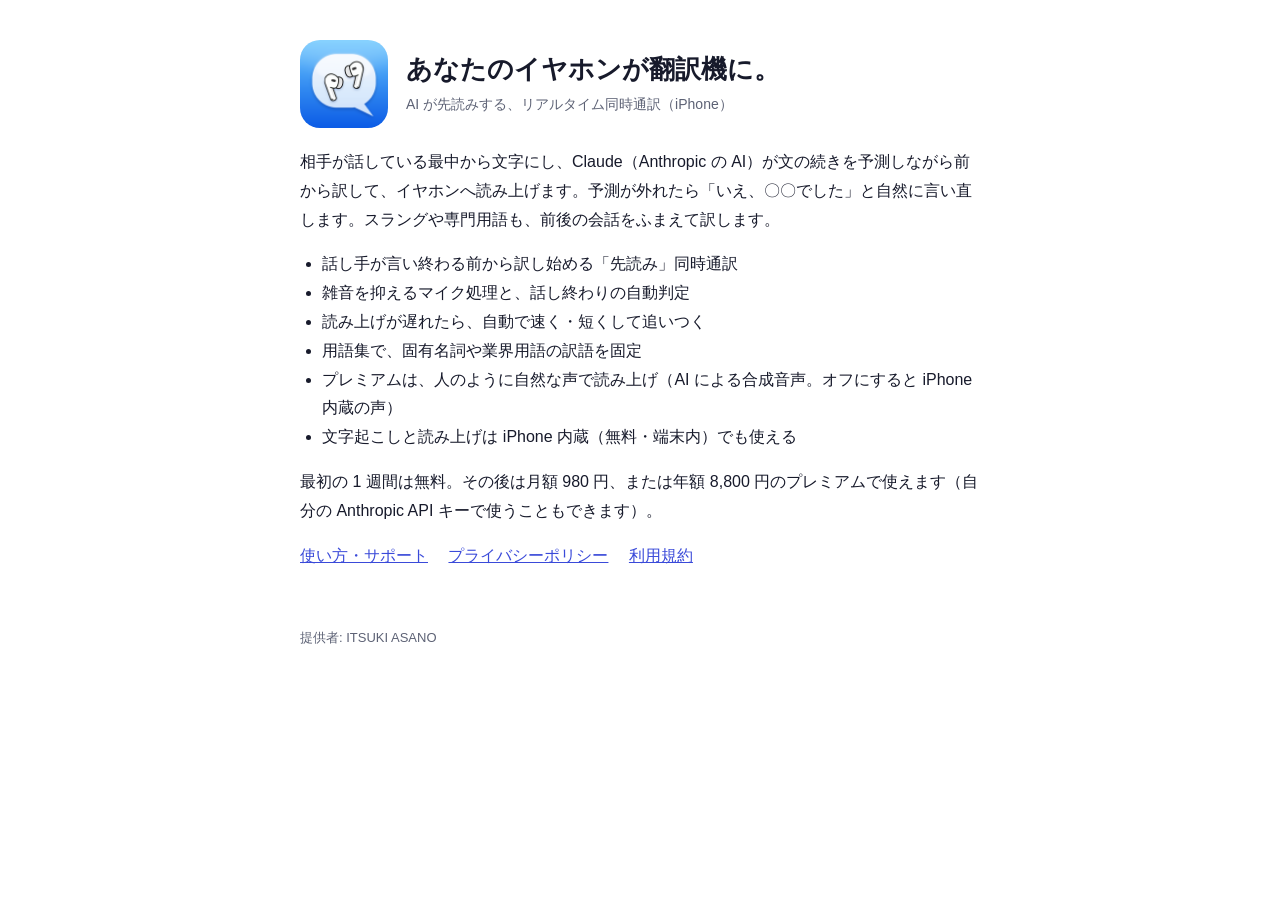
<file: index.html>
<!doctype html>
<html lang="ja">
<head>
  <meta charset="utf-8">
  <meta name="viewport" content="width=device-width, initial-scale=1">
  <link rel="icon" type="image/png" href="favicon.png">
  <link rel="apple-touch-icon" href="apple-touch-icon.png">
  <link rel="stylesheet" href="style.css">
  <title>あなたのイヤホンが翻訳機に。</title>
  <meta name="description" content="イヤホンで聞く、リアルタイムの AI 同時通訳アプリ。">
</head>
<body>
  <div class="hero">
    <img src="apple-touch-icon.png" alt="">
    <div>
      <h1>あなたのイヤホンが翻訳機に。</h1>
      <div class="meta">AI が先読みする、リアルタイム同時通訳（iPhone）</div>
    </div>
  </div>
  <p>相手が話している最中から文字にし、Claude（Anthropic の AI）が文の続きを予測しながら前から訳して、イヤホンへ読み上げます。予測が外れたら「いえ、〇〇でした」と自然に言い直します。スラングや専門用語も、前後の会話をふまえて訳します。</p>
  <ul>
    <li>話し手が言い終わる前から訳し始める「先読み」同時通訳</li>
    <li>雑音を抑えるマイク処理と、話し終わりの自動判定</li>
    <li>読み上げが遅れたら、自動で速く・短くして追いつく</li>
    <li>用語集で、固有名詞や業界用語の訳語を固定</li>
    <li>プレミアムは、人のように自然な声で読み上げ（AI による合成音声。オフにすると iPhone 内蔵の声）</li>
    <li>文字起こしと読み上げは iPhone 内蔵（無料・端末内）でも使える</li>
  </ul>
  <p>最初の 1 週間は無料。その後は月額 980 円、または年額 8,800 円のプレミアムで使えます（自分の Anthropic API キーで使うこともできます）。</p>
  <p class="links">
    <a href="support.html">使い方・サポート</a>
    <a href="privacy.html">プライバシーポリシー</a>
    <a href="terms.html">利用規約</a>
  </p>
  <footer>提供者: ITSUKI ASANO</footer>
</body>
</html>
</file>
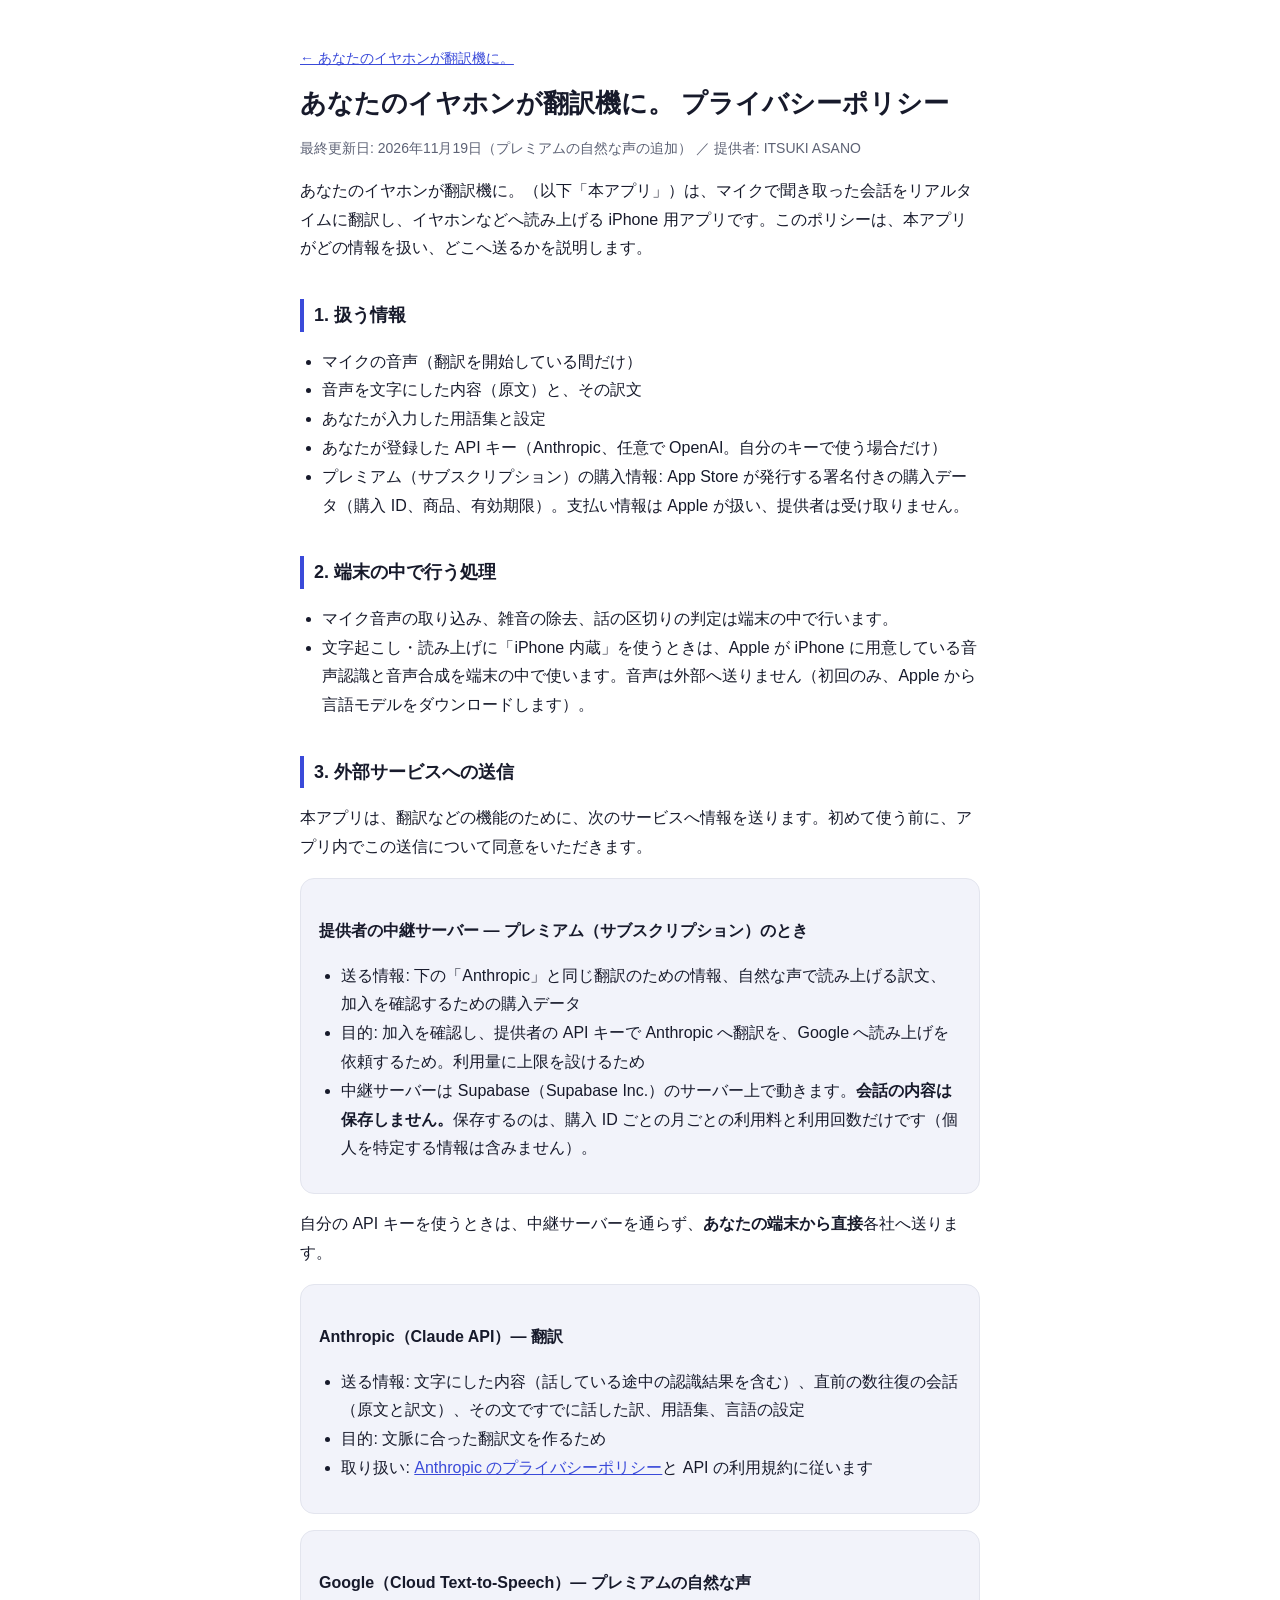
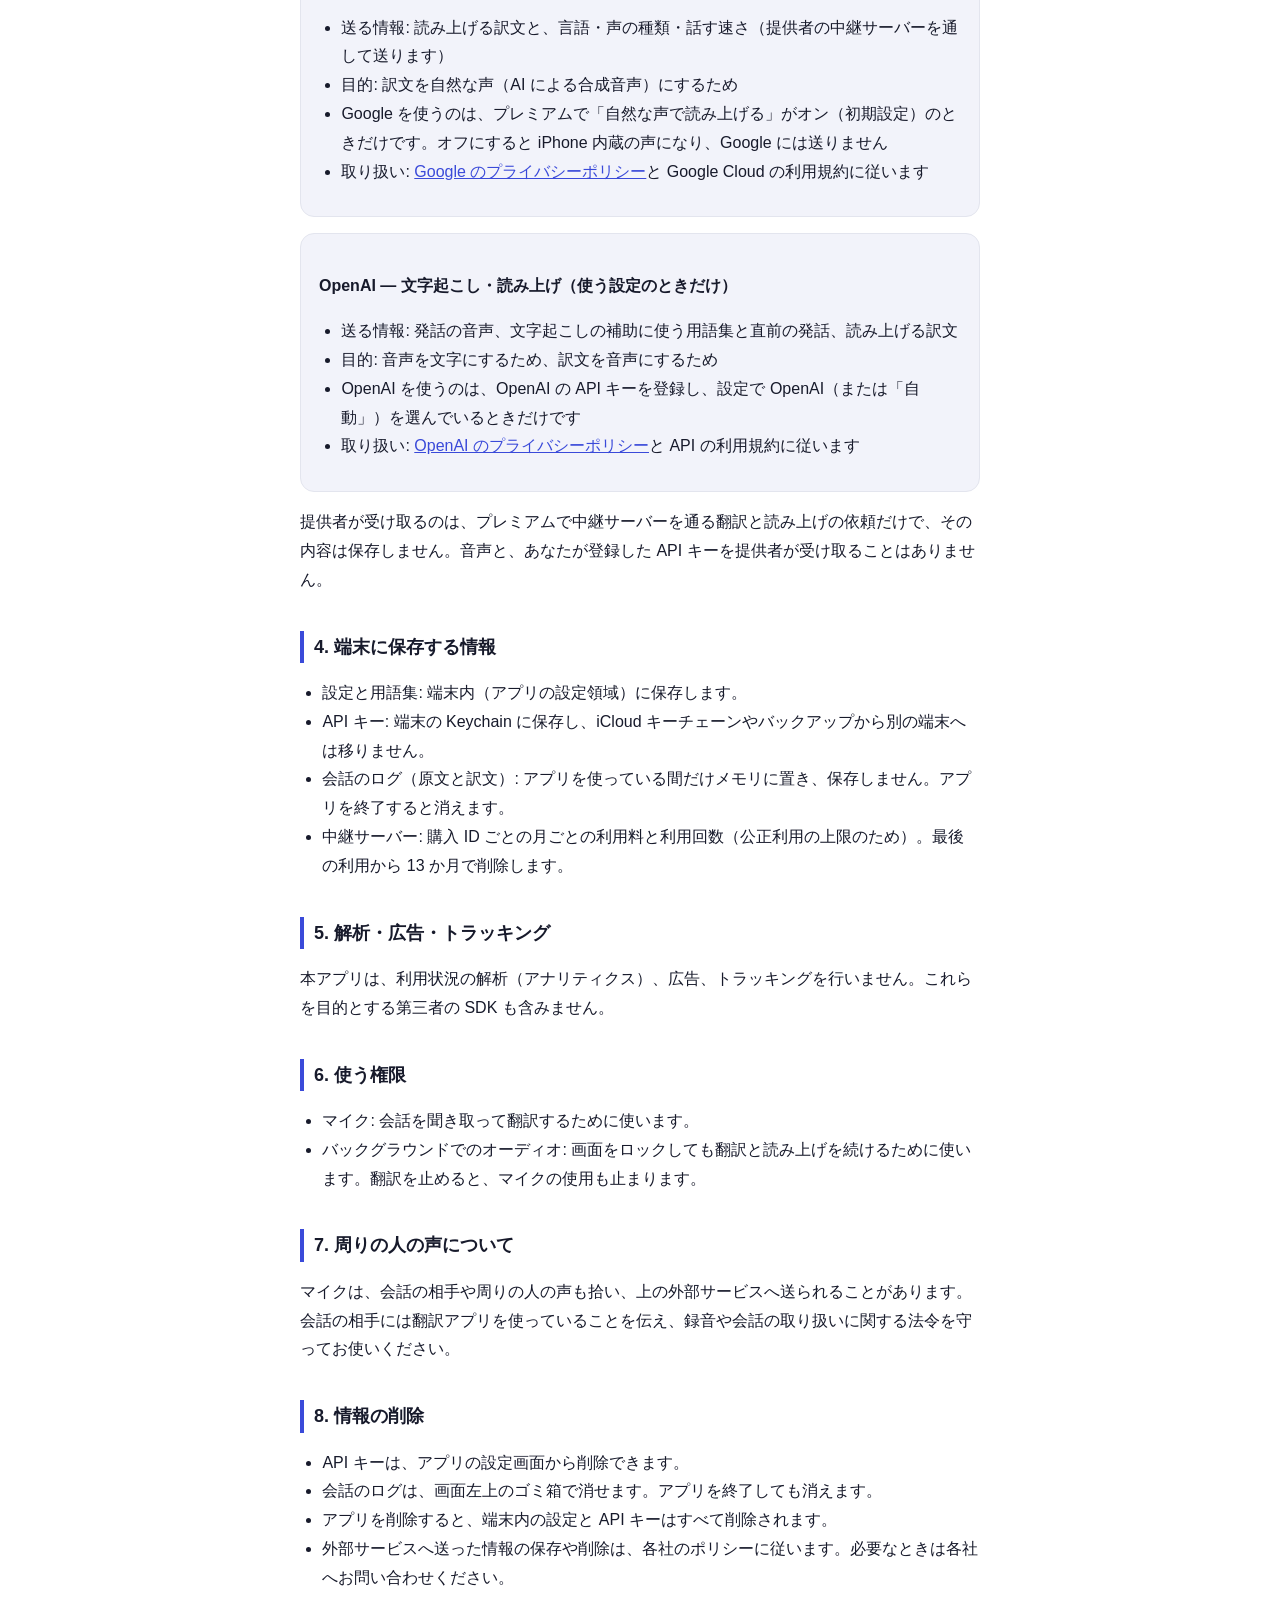
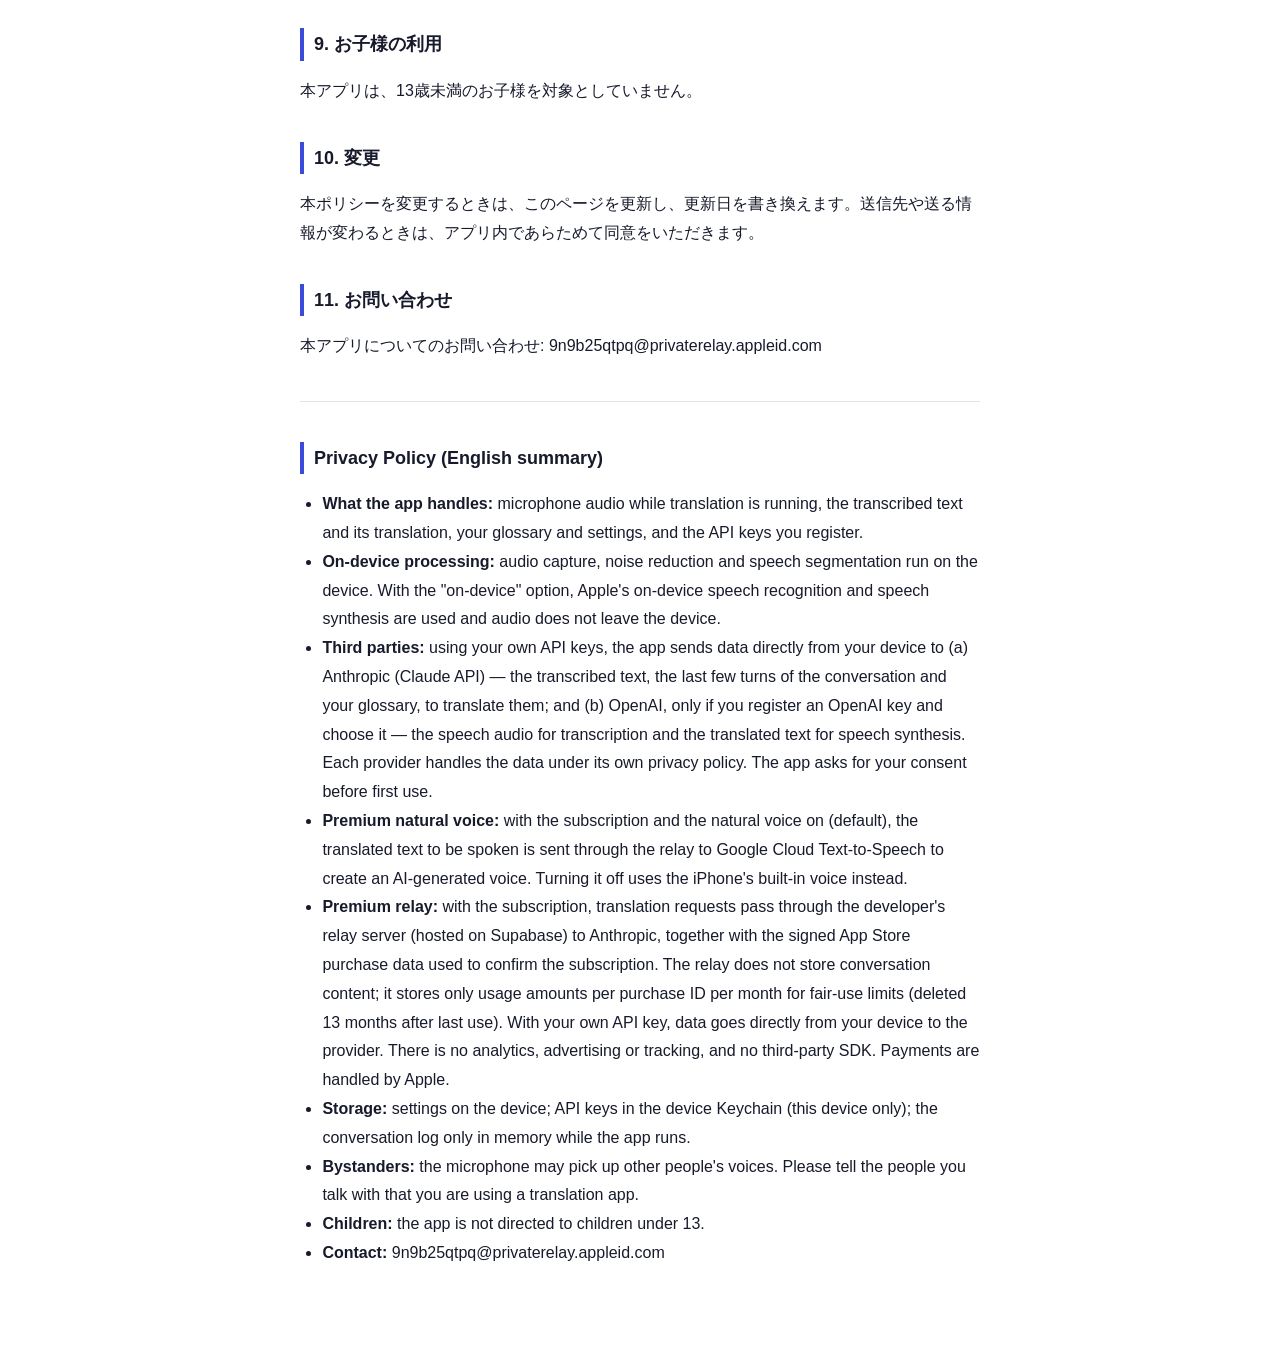
<file: privacy.html>
<!doctype html>
<html lang="ja">
<head>
  <meta charset="utf-8">
  <meta name="viewport" content="width=device-width, initial-scale=1">
  <link rel="icon" type="image/png" href="favicon.png">
  <link rel="apple-touch-icon" href="apple-touch-icon.png">
  <link rel="stylesheet" href="style.css">
  <title>あなたのイヤホンが翻訳機に。 プライバシーポリシー</title>
</head>
<body>
  <p class="back"><a href="./">← あなたのイヤホンが翻訳機に。</a></p>
  <h1>あなたのイヤホンが翻訳機に。 プライバシーポリシー</h1>
  <p class="meta">最終更新日: 2026年11月19日（プレミアムの自然な声の追加） ／ 提供者: ITSUKI ASANO</p>
  <p>あなたのイヤホンが翻訳機に。（以下「本アプリ」）は、マイクで聞き取った会話をリアルタイムに翻訳し、イヤホンなどへ読み上げる iPhone 用アプリです。このポリシーは、本アプリがどの情報を扱い、どこへ送るかを説明します。</p>

  <h2>1. 扱う情報</h2>
  <ul>
    <li>マイクの音声（翻訳を開始している間だけ）</li>
    <li>音声を文字にした内容（原文）と、その訳文</li>
    <li>あなたが入力した用語集と設定</li>
    <li>あなたが登録した API キー（Anthropic、任意で OpenAI。自分のキーで使う場合だけ）</li>
    <li>プレミアム（サブスクリプション）の購入情報: App Store が発行する署名付きの購入データ（購入 ID、商品、有効期限）。支払い情報は Apple が扱い、提供者は受け取りません。</li>
  </ul>

  <h2>2. 端末の中で行う処理</h2>
  <ul>
    <li>マイク音声の取り込み、雑音の除去、話の区切りの判定は端末の中で行います。</li>
    <li>文字起こし・読み上げに「iPhone 内蔵」を使うときは、Apple が iPhone に用意している音声認識と音声合成を端末の中で使います。音声は外部へ送りません（初回のみ、Apple から言語モデルをダウンロードします）。</li>
  </ul>

  <h2>3. 外部サービスへの送信</h2>
  <p>本アプリは、翻訳などの機能のために、次のサービスへ情報を送ります。初めて使う前に、アプリ内でこの送信について同意をいただきます。</p>
  <div class="card">
    <h3>提供者の中継サーバー — プレミアム（サブスクリプション）のとき</h3>
    <ul>
      <li>送る情報: 下の「Anthropic」と同じ翻訳のための情報、自然な声で読み上げる訳文、加入を確認するための購入データ</li>
      <li>目的: 加入を確認し、提供者の API キーで Anthropic へ翻訳を、Google へ読み上げを依頼するため。利用量に上限を設けるため</li>
      <li>中継サーバーは Supabase（Supabase Inc.）のサーバー上で動きます。<strong>会話の内容は保存しません。</strong>保存するのは、購入 ID ごとの月ごとの利用料と利用回数だけです（個人を特定する情報は含みません）。</li>
    </ul>
  </div>
  <p>自分の API キーを使うときは、中継サーバーを通らず、<strong>あなたの端末から直接</strong>各社へ送ります。</p>
  <div class="card">
    <h3>Anthropic（Claude API）— 翻訳</h3>
    <ul>
      <li>送る情報: 文字にした内容（話している途中の認識結果を含む）、直前の数往復の会話（原文と訳文）、その文ですでに話した訳、用語集、言語の設定</li>
      <li>目的: 文脈に合った翻訳文を作るため</li>
      <li>取り扱い: <a href="https://www.anthropic.com/legal/privacy">Anthropic のプライバシーポリシー</a>と API の利用規約に従います</li>
    </ul>
  </div>
  <div class="card">
    <h3>Google（Cloud Text-to-Speech）— プレミアムの自然な声</h3>
    <ul>
      <li>送る情報: 読み上げる訳文と、言語・声の種類・話す速さ（提供者の中継サーバーを通して送ります）</li>
      <li>目的: 訳文を自然な声（AI による合成音声）にするため</li>
      <li>Google を使うのは、プレミアムで「自然な声で読み上げる」がオン（初期設定）のときだけです。オフにすると iPhone 内蔵の声になり、Google には送りません</li>
      <li>取り扱い: <a href="https://policies.google.com/privacy">Google のプライバシーポリシー</a>と Google Cloud の利用規約に従います</li>
    </ul>
  </div>
  <div class="card">
    <h3>OpenAI — 文字起こし・読み上げ（使う設定のときだけ）</h3>
    <ul>
      <li>送る情報: 発話の音声、文字起こしの補助に使う用語集と直前の発話、読み上げる訳文</li>
      <li>目的: 音声を文字にするため、訳文を音声にするため</li>
      <li>OpenAI を使うのは、OpenAI の API キーを登録し、設定で OpenAI（または「自動」）を選んでいるときだけです</li>
      <li>取り扱い: <a href="https://openai.com/policies/privacy-policy/">OpenAI のプライバシーポリシー</a>と API の利用規約に従います</li>
    </ul>
  </div>
  <p>提供者が受け取るのは、プレミアムで中継サーバーを通る翻訳と読み上げの依頼だけで、その内容は保存しません。音声と、あなたが登録した API キーを提供者が受け取ることはありません。</p>

  <h2>4. 端末に保存する情報</h2>
  <ul>
    <li>設定と用語集: 端末内（アプリの設定領域）に保存します。</li>
    <li>API キー: 端末の Keychain に保存し、iCloud キーチェーンやバックアップから別の端末へは移りません。</li>
    <li>会話のログ（原文と訳文）: アプリを使っている間だけメモリに置き、保存しません。アプリを終了すると消えます。</li>
    <li>中継サーバー: 購入 ID ごとの月ごとの利用料と利用回数（公正利用の上限のため）。最後の利用から 13 か月で削除します。</li>
  </ul>

  <h2>5. 解析・広告・トラッキング</h2>
  <p>本アプリは、利用状況の解析（アナリティクス）、広告、トラッキングを行いません。これらを目的とする第三者の SDK も含みません。</p>

  <h2>6. 使う権限</h2>
  <ul>
    <li>マイク: 会話を聞き取って翻訳するために使います。</li>
    <li>バックグラウンドでのオーディオ: 画面をロックしても翻訳と読み上げを続けるために使います。翻訳を止めると、マイクの使用も止まります。</li>
  </ul>

  <h2>7. 周りの人の声について</h2>
  <p>マイクは、会話の相手や周りの人の声も拾い、上の外部サービスへ送られることがあります。会話の相手には翻訳アプリを使っていることを伝え、録音や会話の取り扱いに関する法令を守ってお使いください。</p>

  <h2>8. 情報の削除</h2>
  <ul>
    <li>API キーは、アプリの設定画面から削除できます。</li>
    <li>会話のログは、画面左上のゴミ箱で消せます。アプリを終了しても消えます。</li>
    <li>アプリを削除すると、端末内の設定と API キーはすべて削除されます。</li>
    <li>外部サービスへ送った情報の保存や削除は、各社のポリシーに従います。必要なときは各社へお問い合わせください。</li>
  </ul>

  <h2>9. お子様の利用</h2>
  <p>本アプリは、13歳未満のお子様を対象としていません。</p>

  <h2>10. 変更</h2>
  <p>本ポリシーを変更するときは、このページを更新し、更新日を書き換えます。送信先や送る情報が変わるときは、アプリ内であらためて同意をいただきます。</p>

  <h2>11. お問い合わせ</h2>
  <p>本アプリについてのお問い合わせ: 9n9b25qtpq@privaterelay.appleid.com</p>

  <hr>
  <h2 lang="en">Privacy Policy (English summary)</h2>
  <div lang="en">
    <ul>
      <li><strong>What the app handles:</strong> microphone audio while translation is running, the transcribed text and its translation, your glossary and settings, and the API keys you register.</li>
      <li><strong>On-device processing:</strong> audio capture, noise reduction and speech segmentation run on the device. With the "on-device" option, Apple's on-device speech recognition and speech synthesis are used and audio does not leave the device.</li>
      <li><strong>Third parties:</strong> using your own API keys, the app sends data directly from your device to (a) Anthropic (Claude API) — the transcribed text, the last few turns of the conversation and your glossary, to translate them; and (b) OpenAI, only if you register an OpenAI key and choose it — the speech audio for transcription and the translated text for speech synthesis. Each provider handles the data under its own privacy policy. The app asks for your consent before first use.</li>
      <li><strong>Premium natural voice:</strong> with the subscription and the natural voice on (default), the translated text to be spoken is sent through the relay to Google Cloud Text-to-Speech to create an AI-generated voice. Turning it off uses the iPhone's built-in voice instead.</li>
      <li><strong>Premium relay:</strong> with the subscription, translation requests pass through the developer's relay server (hosted on Supabase) to Anthropic, together with the signed App Store purchase data used to confirm the subscription. The relay does not store conversation content; it stores only usage amounts per purchase ID per month for fair-use limits (deleted 13 months after last use). With your own API key, data goes directly from your device to the provider. There is no analytics, advertising or tracking, and no third-party SDK. Payments are handled by Apple.</li>
      <li><strong>Storage:</strong> settings on the device; API keys in the device Keychain (this device only); the conversation log only in memory while the app runs.</li>
      <li><strong>Bystanders:</strong> the microphone may pick up other people's voices. Please tell the people you talk with that you are using a translation app.</li>
      <li><strong>Children:</strong> the app is not directed to children under 13.</li>
      <li><strong>Contact:</strong> 9n9b25qtpq@privaterelay.appleid.com</li>
    </ul>
  </div>
</body>
</html>
</file>
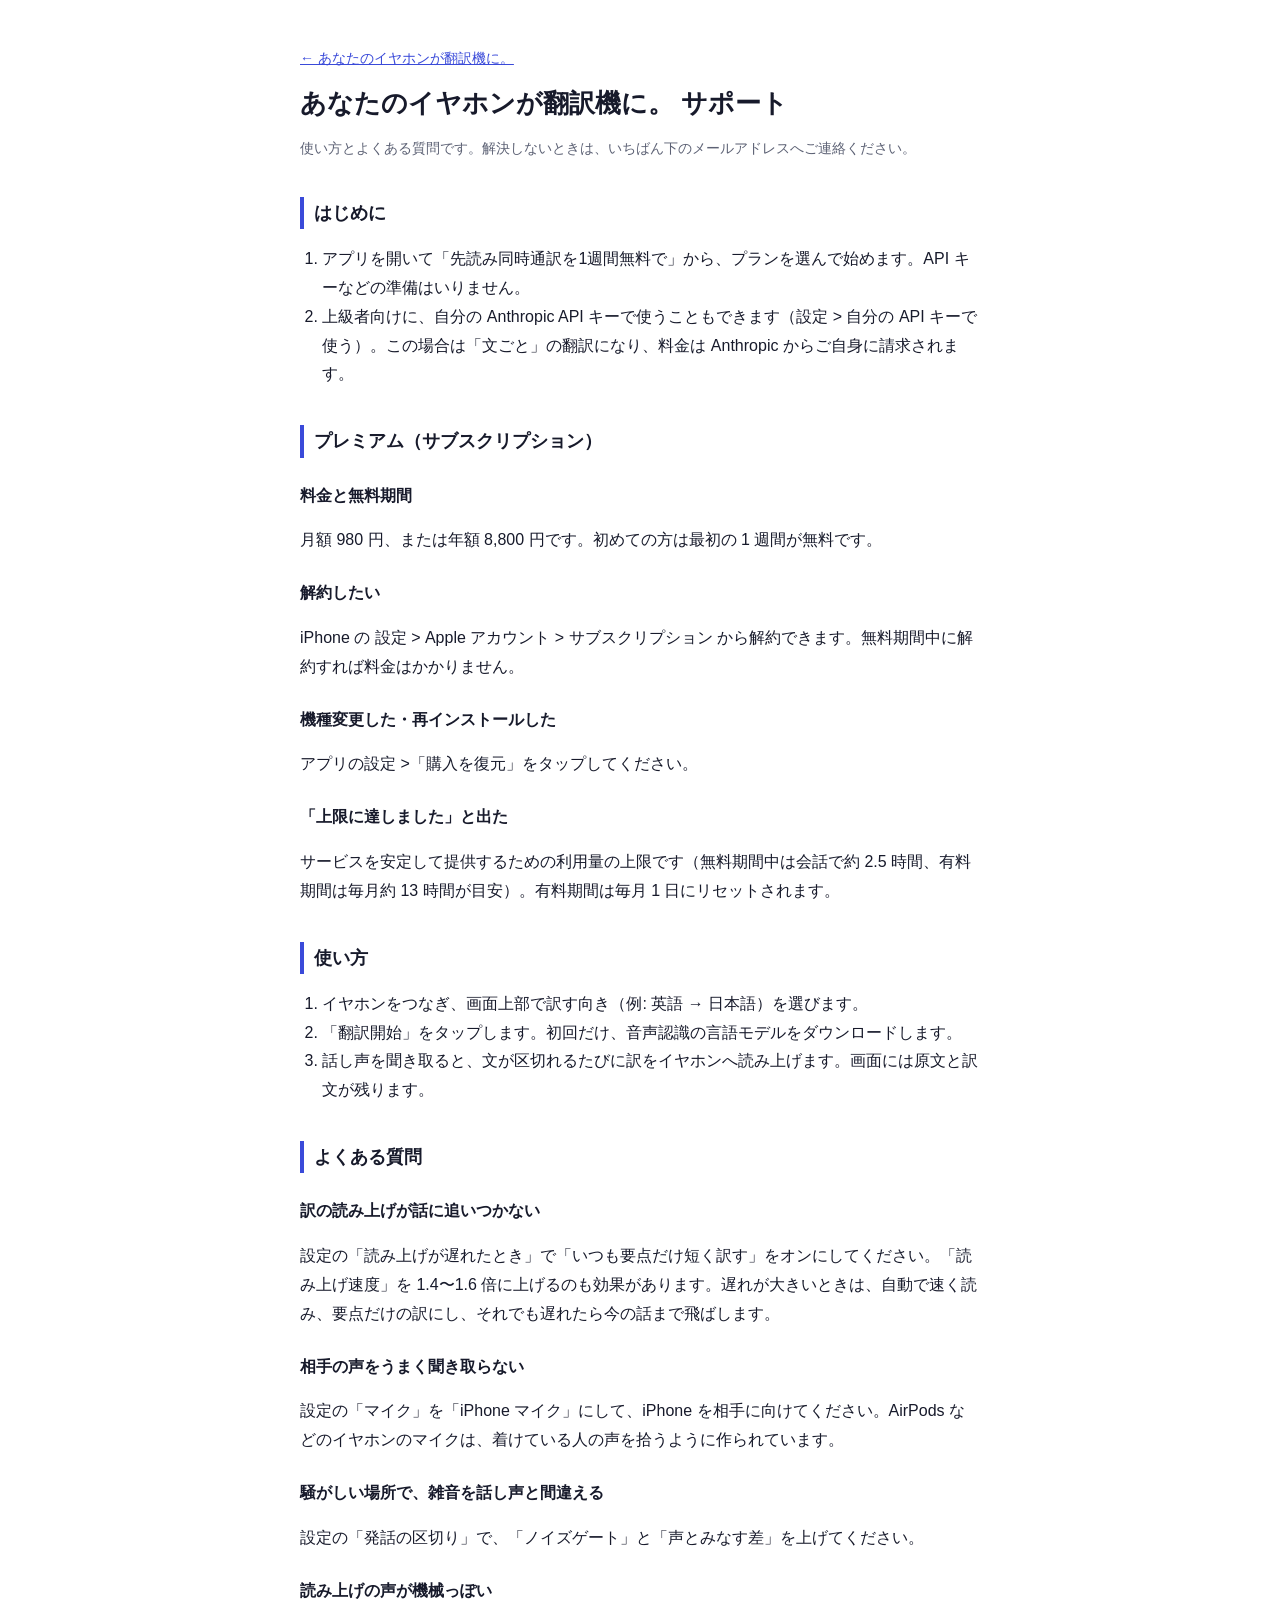
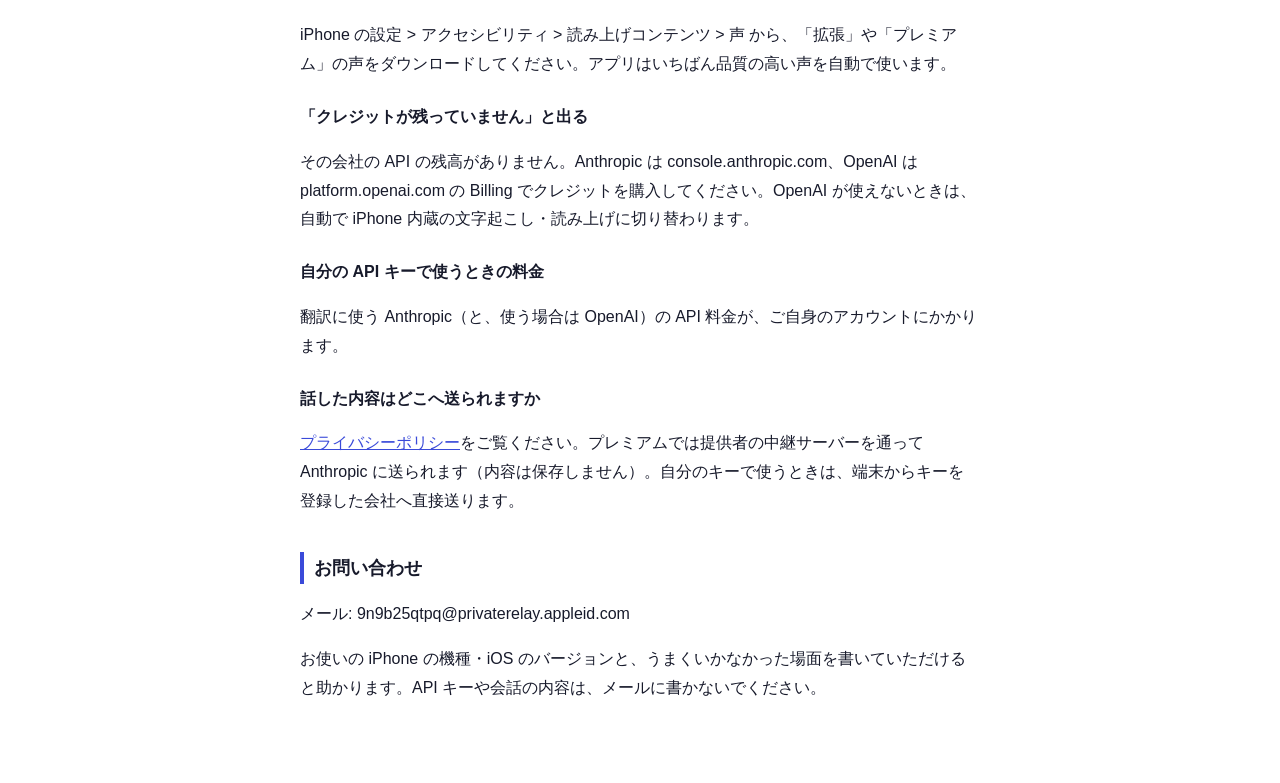
<file: support.html>
<!doctype html>
<html lang="ja">
<head>
  <meta charset="utf-8">
  <meta name="viewport" content="width=device-width, initial-scale=1">
  <link rel="icon" type="image/png" href="favicon.png">
  <link rel="apple-touch-icon" href="apple-touch-icon.png">
  <link rel="stylesheet" href="style.css">
  <title>あなたのイヤホンが翻訳機に。 サポート</title>
</head>
<body>
  <p class="back"><a href="./">← あなたのイヤホンが翻訳機に。</a></p>
  <h1>あなたのイヤホンが翻訳機に。 サポート</h1>
  <p class="meta">使い方とよくある質問です。解決しないときは、いちばん下のメールアドレスへご連絡ください。</p>

  <h2>はじめに</h2>
  <ol>
    <li>アプリを開いて「先読み同時通訳を1週間無料で」から、プランを選んで始めます。API キーなどの準備はいりません。</li>
    <li>上級者向けに、自分の Anthropic API キーで使うこともできます（設定 &gt; 自分の API キーで使う）。この場合は「文ごと」の翻訳になり、料金は Anthropic からご自身に請求されます。</li>
  </ol>

  <h2>プレミアム（サブスクリプション）</h2>
  <h3>料金と無料期間</h3>
  <p>月額 980 円、または年額 8,800 円です。初めての方は最初の 1 週間が無料です。</p>
  <h3>解約したい</h3>
  <p>iPhone の 設定 &gt; Apple アカウント &gt; サブスクリプション から解約できます。無料期間中に解約すれば料金はかかりません。</p>
  <h3>機種変更した・再インストールした</h3>
  <p>アプリの設定 &gt;「購入を復元」をタップしてください。</p>
  <h3>「上限に達しました」と出た</h3>
  <p>サービスを安定して提供するための利用量の上限です（無料期間中は会話で約 2.5 時間、有料期間は毎月約 13 時間が目安）。有料期間は毎月 1 日にリセットされます。</p>

  <h2>使い方</h2>
  <ol>
    <li>イヤホンをつなぎ、画面上部で訳す向き（例: 英語 → 日本語）を選びます。</li>
    <li>「翻訳開始」をタップします。初回だけ、音声認識の言語モデルをダウンロードします。</li>
    <li>話し声を聞き取ると、文が区切れるたびに訳をイヤホンへ読み上げます。画面には原文と訳文が残ります。</li>
  </ol>

  <h2>よくある質問</h2>
  <h3>訳の読み上げが話に追いつかない</h3>
  <p>設定の「読み上げが遅れたとき」で「いつも要点だけ短く訳す」をオンにしてください。「読み上げ速度」を 1.4〜1.6 倍に上げるのも効果があります。遅れが大きいときは、自動で速く読み、要点だけの訳にし、それでも遅れたら今の話まで飛ばします。</p>
  <h3>相手の声をうまく聞き取らない</h3>
  <p>設定の「マイク」を「iPhone マイク」にして、iPhone を相手に向けてください。AirPods などのイヤホンのマイクは、着けている人の声を拾うように作られています。</p>
  <h3>騒がしい場所で、雑音を話し声と間違える</h3>
  <p>設定の「発話の区切り」で、「ノイズゲート」と「声とみなす差」を上げてください。</p>
  <h3>読み上げの声が機械っぽい</h3>
  <p>iPhone の設定 &gt; アクセシビリティ &gt; 読み上げコンテンツ &gt; 声 から、「拡張」や「プレミアム」の声をダウンロードしてください。アプリはいちばん品質の高い声を自動で使います。</p>
  <h3>「クレジットが残っていません」と出る</h3>
  <p>その会社の API の残高がありません。Anthropic は console.anthropic.com、OpenAI は platform.openai.com の Billing でクレジットを購入してください。OpenAI が使えないときは、自動で iPhone 内蔵の文字起こし・読み上げに切り替わります。</p>
  <h3>自分の API キーで使うときの料金</h3>
  <p>翻訳に使う Anthropic（と、使う場合は OpenAI）の API 料金が、ご自身のアカウントにかかります。</p>
  <h3>話した内容はどこへ送られますか</h3>
  <p><a href="privacy.html">プライバシーポリシー</a>をご覧ください。プレミアムでは提供者の中継サーバーを通って Anthropic に送られます（内容は保存しません）。自分のキーで使うときは、端末からキーを登録した会社へ直接送ります。</p>

  <h2>お問い合わせ</h2>
  <p>メール: 9n9b25qtpq@privaterelay.appleid.com</p>
  <p>お使いの iPhone の機種・iOS のバージョンと、うまくいかなかった場面を書いていただけると助かります。API キーや会話の内容は、メールに書かないでください。</p>
</body>
</html>
</file>
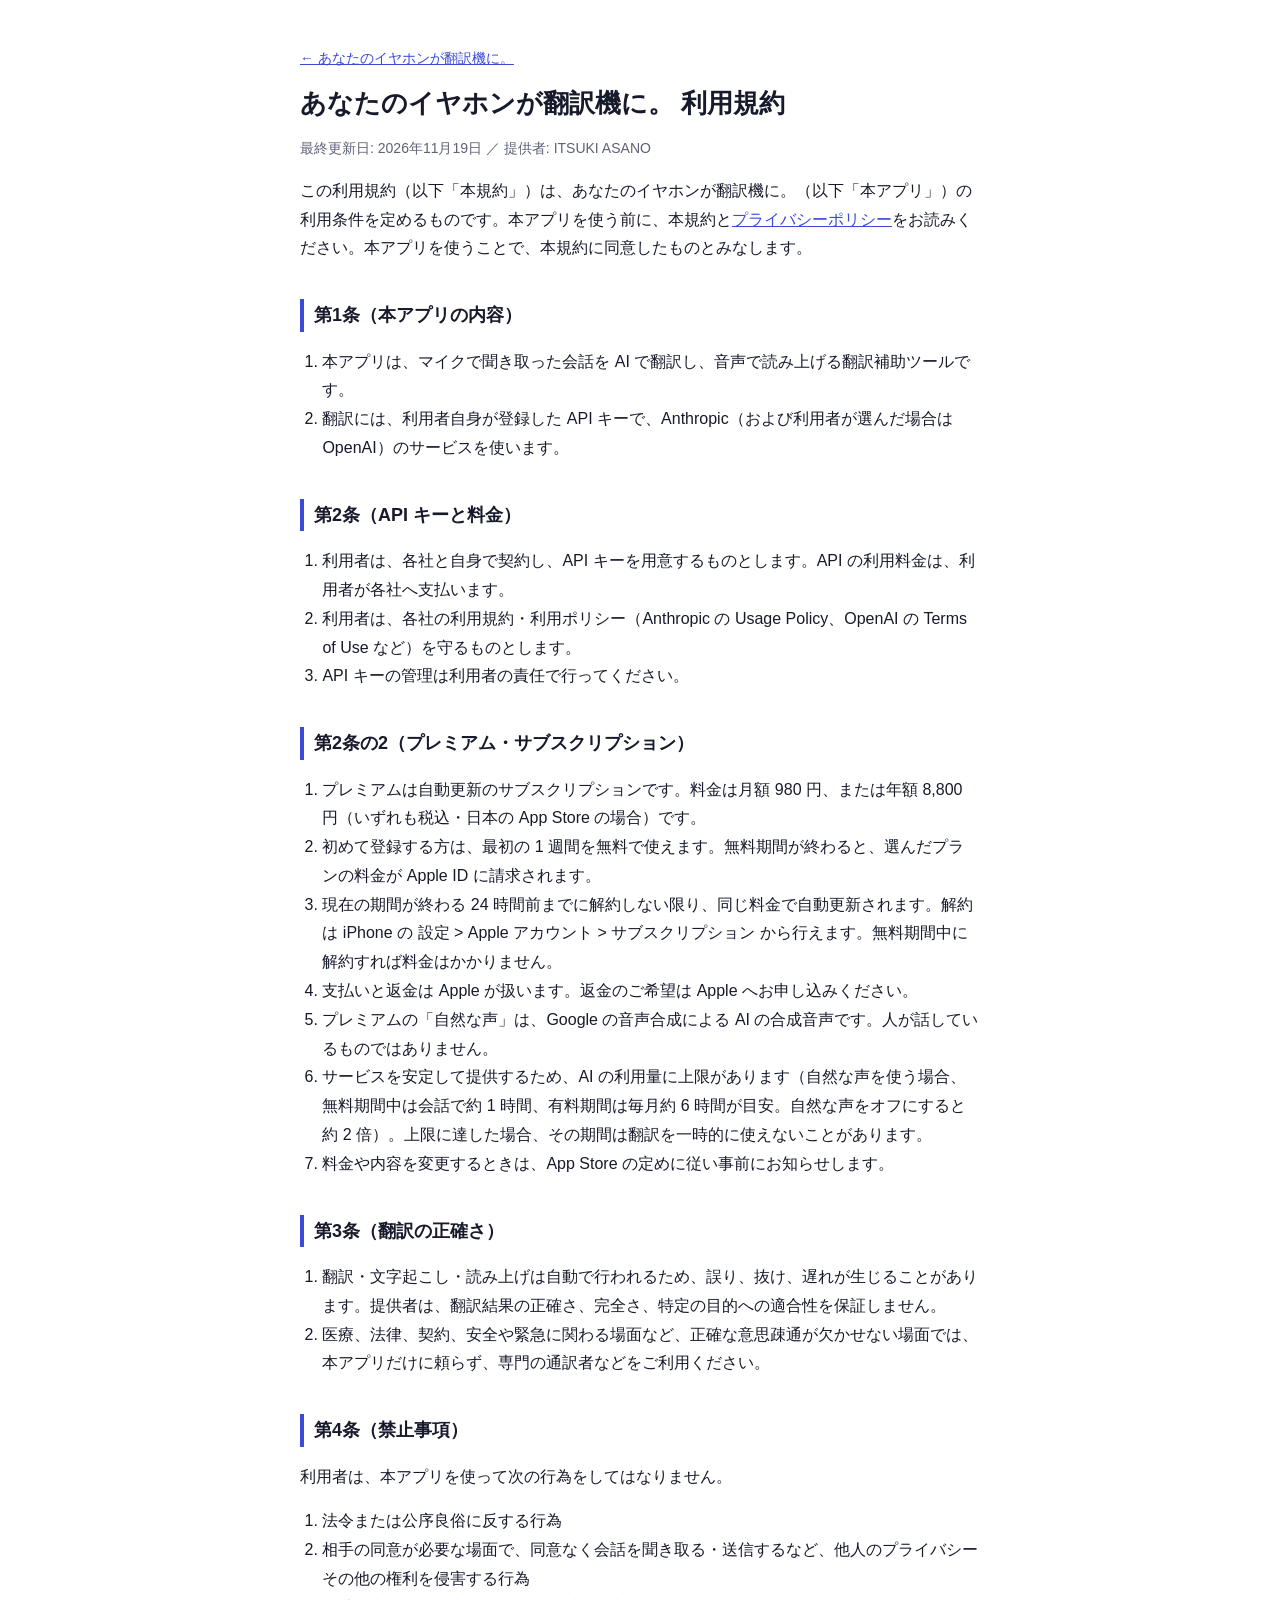
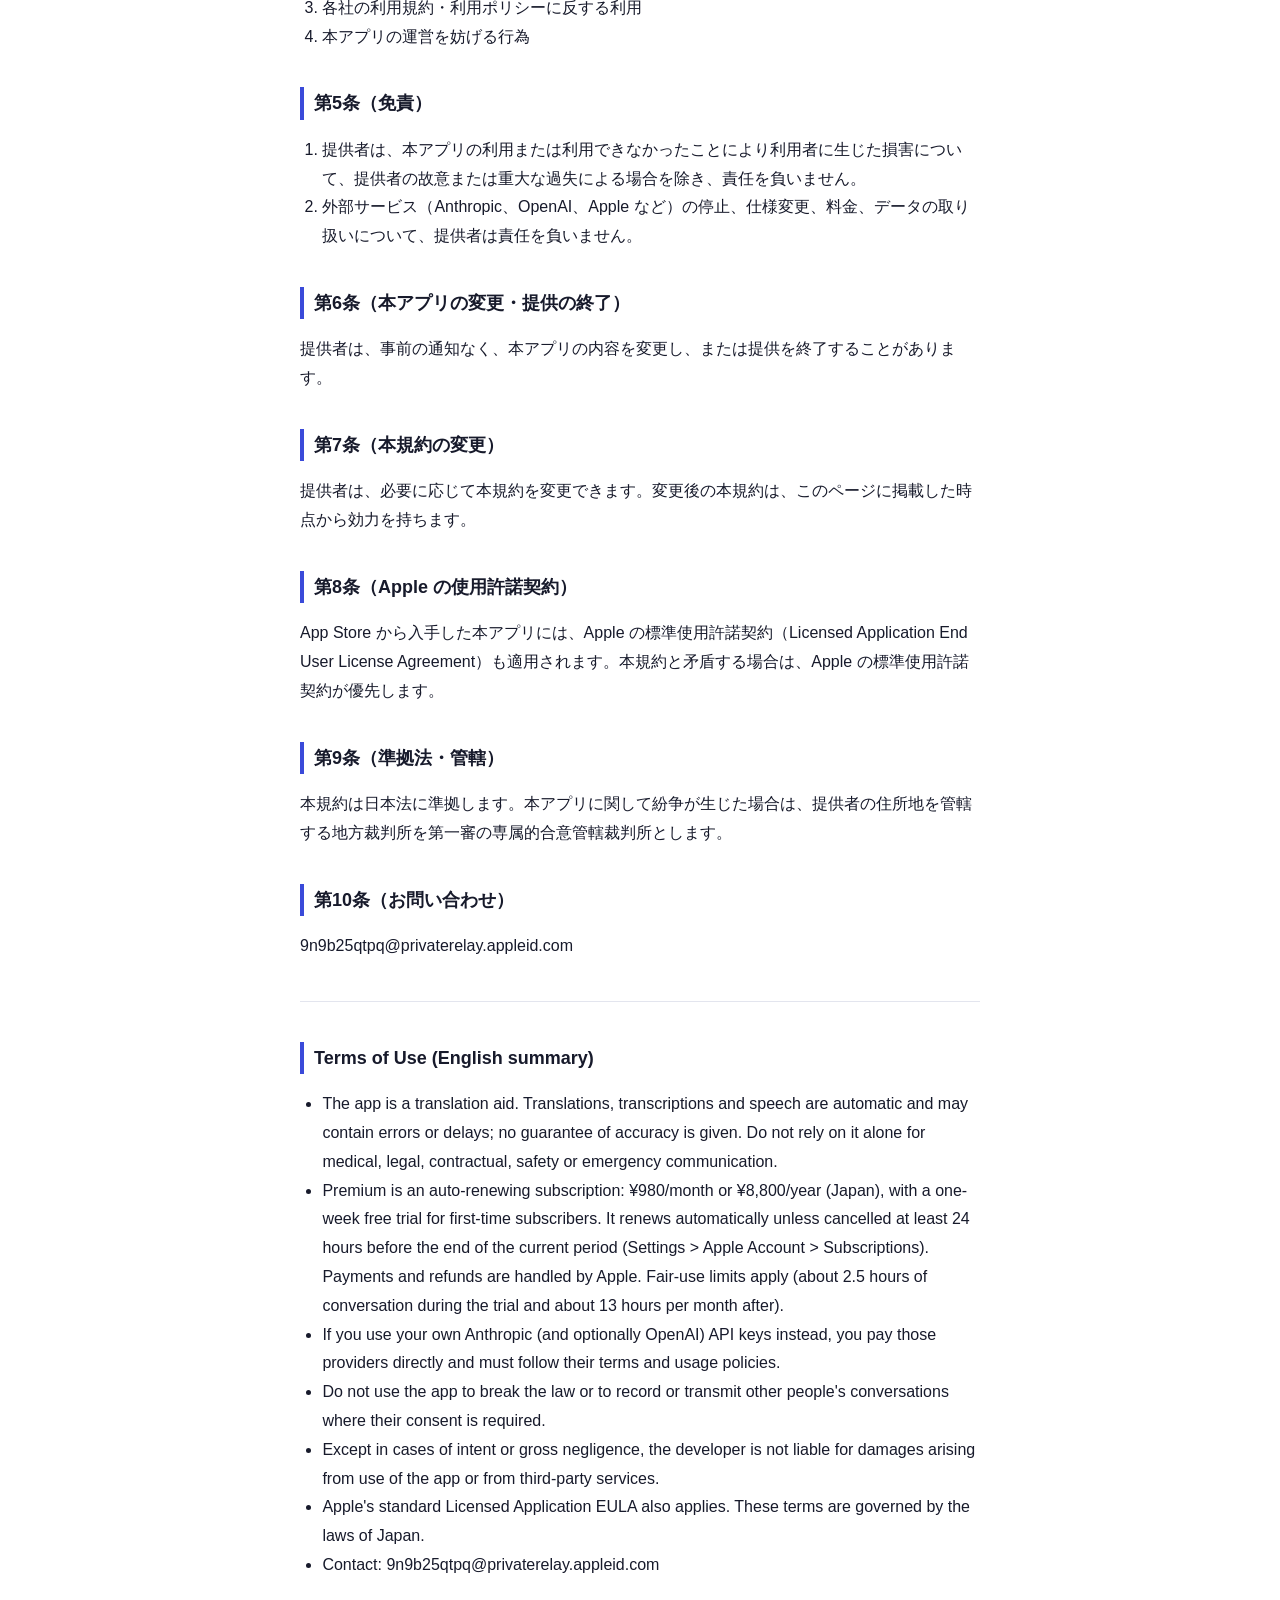
<file: terms.html>
<!doctype html>
<html lang="ja">
<head>
  <meta charset="utf-8">
  <meta name="viewport" content="width=device-width, initial-scale=1">
  <link rel="icon" type="image/png" href="favicon.png">
  <link rel="apple-touch-icon" href="apple-touch-icon.png">
  <link rel="stylesheet" href="style.css">
  <title>あなたのイヤホンが翻訳機に。 利用規約</title>
</head>
<body>
  <p class="back"><a href="./">← あなたのイヤホンが翻訳機に。</a></p>
  <h1>あなたのイヤホンが翻訳機に。 利用規約</h1>
  <p class="meta">最終更新日: 2026年11月19日 ／ 提供者: ITSUKI ASANO</p>
  <p>この利用規約（以下「本規約」）は、あなたのイヤホンが翻訳機に。（以下「本アプリ」）の利用条件を定めるものです。本アプリを使う前に、本規約と<a href="privacy.html">プライバシーポリシー</a>をお読みください。本アプリを使うことで、本規約に同意したものとみなします。</p>

  <h2>第1条（本アプリの内容）</h2>
  <ol>
    <li>本アプリは、マイクで聞き取った会話を AI で翻訳し、音声で読み上げる翻訳補助ツールです。</li>
    <li>翻訳には、利用者自身が登録した API キーで、Anthropic（および利用者が選んだ場合は OpenAI）のサービスを使います。</li>
  </ol>

  <h2>第2条（API キーと料金）</h2>
  <ol>
    <li>利用者は、各社と自身で契約し、API キーを用意するものとします。API の利用料金は、利用者が各社へ支払います。</li>
    <li>利用者は、各社の利用規約・利用ポリシー（Anthropic の Usage Policy、OpenAI の Terms of Use など）を守るものとします。</li>
    <li>API キーの管理は利用者の責任で行ってください。</li>
  </ol>

  <h2>第2条の2（プレミアム・サブスクリプション）</h2>
  <ol>
    <li>プレミアムは自動更新のサブスクリプションです。料金は月額 980 円、または年額 8,800 円（いずれも税込・日本の App Store の場合）です。</li>
    <li>初めて登録する方は、最初の 1 週間を無料で使えます。無料期間が終わると、選んだプランの料金が Apple ID に請求されます。</li>
    <li>現在の期間が終わる 24 時間前までに解約しない限り、同じ料金で自動更新されます。解約は iPhone の 設定 &gt; Apple アカウント &gt; サブスクリプション から行えます。無料期間中に解約すれば料金はかかりません。</li>
    <li>支払いと返金は Apple が扱います。返金のご希望は Apple へお申し込みください。</li>
    <li>プレミアムの「自然な声」は、Google の音声合成による AI の合成音声です。人が話しているものではありません。</li>
    <li>サービスを安定して提供するため、AI の利用量に上限があります（自然な声を使う場合、無料期間中は会話で約 1 時間、有料期間は毎月約 6 時間が目安。自然な声をオフにすると約 2 倍）。上限に達した場合、その期間は翻訳を一時的に使えないことがあります。</li>
    <li>料金や内容を変更するときは、App Store の定めに従い事前にお知らせします。</li>
  </ol>

  <h2>第3条（翻訳の正確さ）</h2>
  <ol>
    <li>翻訳・文字起こし・読み上げは自動で行われるため、誤り、抜け、遅れが生じることがあります。提供者は、翻訳結果の正確さ、完全さ、特定の目的への適合性を保証しません。</li>
    <li>医療、法律、契約、安全や緊急に関わる場面など、正確な意思疎通が欠かせない場面では、本アプリだけに頼らず、専門の通訳者などをご利用ください。</li>
  </ol>

  <h2>第4条（禁止事項）</h2>
  <p>利用者は、本アプリを使って次の行為をしてはなりません。</p>
  <ol>
    <li>法令または公序良俗に反する行為</li>
    <li>相手の同意が必要な場面で、同意なく会話を聞き取る・送信するなど、他人のプライバシーその他の権利を侵害する行為</li>
    <li>各社の利用規約・利用ポリシーに反する利用</li>
    <li>本アプリの運営を妨げる行為</li>
  </ol>

  <h2>第5条（免責）</h2>
  <ol>
    <li>提供者は、本アプリの利用または利用できなかったことにより利用者に生じた損害について、提供者の故意または重大な過失による場合を除き、責任を負いません。</li>
    <li>外部サービス（Anthropic、OpenAI、Apple など）の停止、仕様変更、料金、データの取り扱いについて、提供者は責任を負いません。</li>
  </ol>

  <h2>第6条（本アプリの変更・提供の終了）</h2>
  <p>提供者は、事前の通知なく、本アプリの内容を変更し、または提供を終了することがあります。</p>

  <h2>第7条（本規約の変更）</h2>
  <p>提供者は、必要に応じて本規約を変更できます。変更後の本規約は、このページに掲載した時点から効力を持ちます。</p>

  <h2>第8条（Apple の使用許諾契約）</h2>
  <p>App Store から入手した本アプリには、Apple の標準使用許諾契約（Licensed Application End User License Agreement）も適用されます。本規約と矛盾する場合は、Apple の標準使用許諾契約が優先します。</p>

  <h2>第9条（準拠法・管轄）</h2>
  <p>本規約は日本法に準拠します。本アプリに関して紛争が生じた場合は、提供者の住所地を管轄する地方裁判所を第一審の専属的合意管轄裁判所とします。</p>

  <h2>第10条（お問い合わせ）</h2>
  <p>9n9b25qtpq@privaterelay.appleid.com</p>

  <hr>
  <h2 lang="en">Terms of Use (English summary)</h2>
  <div lang="en">
    <ul>
      <li>The app is a translation aid. Translations, transcriptions and speech are automatic and may contain errors or delays; no guarantee of accuracy is given. Do not rely on it alone for medical, legal, contractual, safety or emergency communication.</li>
      <li>Premium is an auto-renewing subscription: ¥980/month or ¥8,800/year (Japan), with a one-week free trial for first-time subscribers. It renews automatically unless cancelled at least 24 hours before the end of the current period (Settings &gt; Apple Account &gt; Subscriptions). Payments and refunds are handled by Apple. Fair-use limits apply (about 2.5 hours of conversation during the trial and about 13 hours per month after).</li>
      <li>If you use your own Anthropic (and optionally OpenAI) API keys instead, you pay those providers directly and must follow their terms and usage policies.</li>
      <li>Do not use the app to break the law or to record or transmit other people's conversations where their consent is required.</li>
      <li>Except in cases of intent or gross negligence, the developer is not liable for damages arising from use of the app or from third-party services.</li>
      <li>Apple's standard Licensed Application EULA also applies. These terms are governed by the laws of Japan.</li>
      <li>Contact: 9n9b25qtpq@privaterelay.appleid.com</li>
    </ul>
  </div>
</body>
</html>
</file>
<file: style.css>
:root { --accent: #3a4ad9; --bg: #fff; --text: #171a2b; --muted: #5d6275; --line: #e3e5ee; --soft: #f2f3fa; }
@media (prefers-color-scheme: dark) { :root { --accent: #8ea0ff; --bg: #0f1120; --text: #eef0f8; --muted: #a3a8bd; --line: #262a40; --soft: #181b2e; } }
* { box-sizing: border-box; }
body { max-width: 720px; margin: 0 auto; padding: 32px 20px 64px; font: 16px/1.8 -apple-system, "Hiragino Sans", "Noto Sans JP", sans-serif; color: var(--text); background: var(--bg); }
a { color: var(--accent); }
h1 { font-size: 26px; line-height: 1.4; margin: 0 0 4px; }
h2 { font-size: 18px; margin: 36px 0 8px; padding-left: 10px; border-left: 4px solid var(--accent); }
h3 { font-size: 16px; margin: 24px 0 4px; }
.meta { color: var(--muted); font-size: 14px; }
ul, ol { padding-left: 1.4em; }
.back { font-size: 14px; }
.card { background: var(--soft); border: 1px solid var(--line); border-radius: 14px; padding: 14px 18px; margin: 16px 0; }
.hero { display: flex; gap: 18px; align-items: center; margin: 8px 0 20px; }
.hero img { width: 88px; height: 88px; border-radius: 20px; }
.links a { display: inline-block; margin: 0 16px 8px 0; }
hr { border: 0; border-top: 1px solid var(--line); margin: 40px 0; }
footer { color: var(--muted); font-size: 13px; margin-top: 48px; }
</file>
